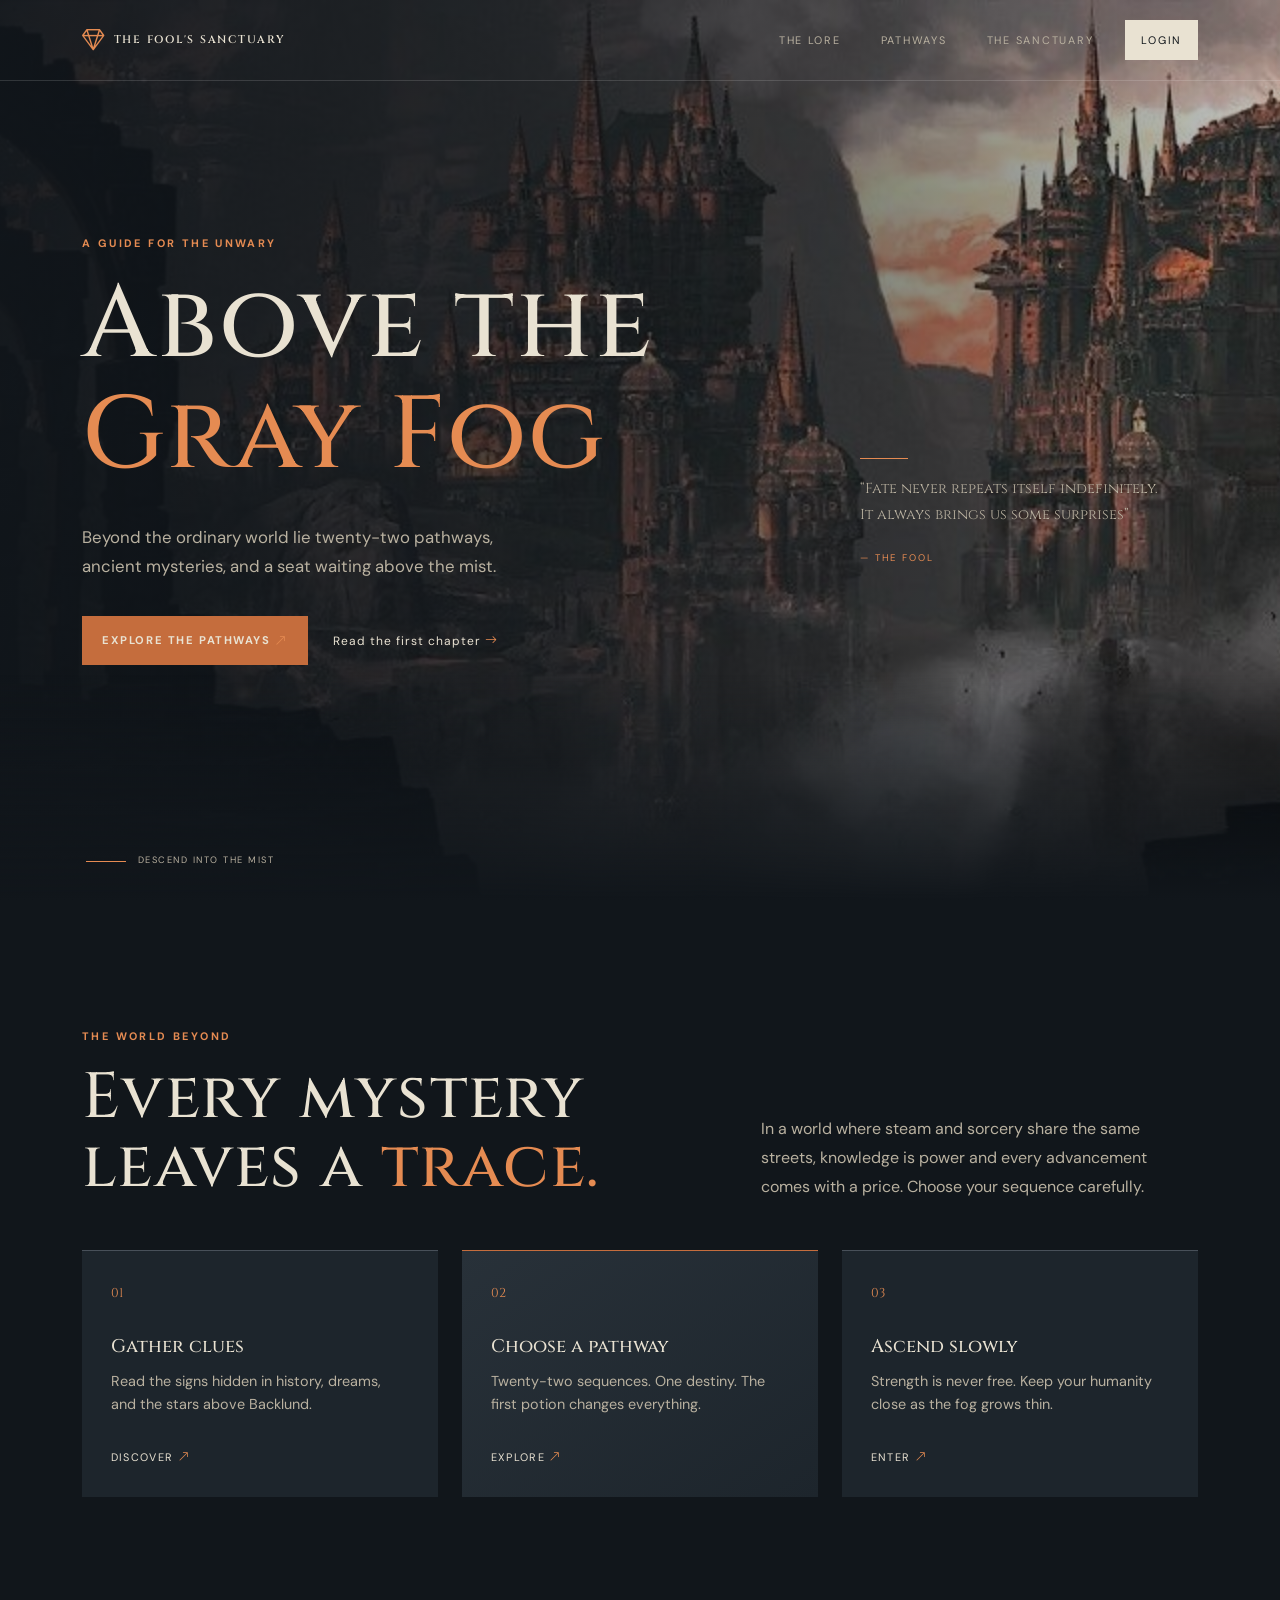
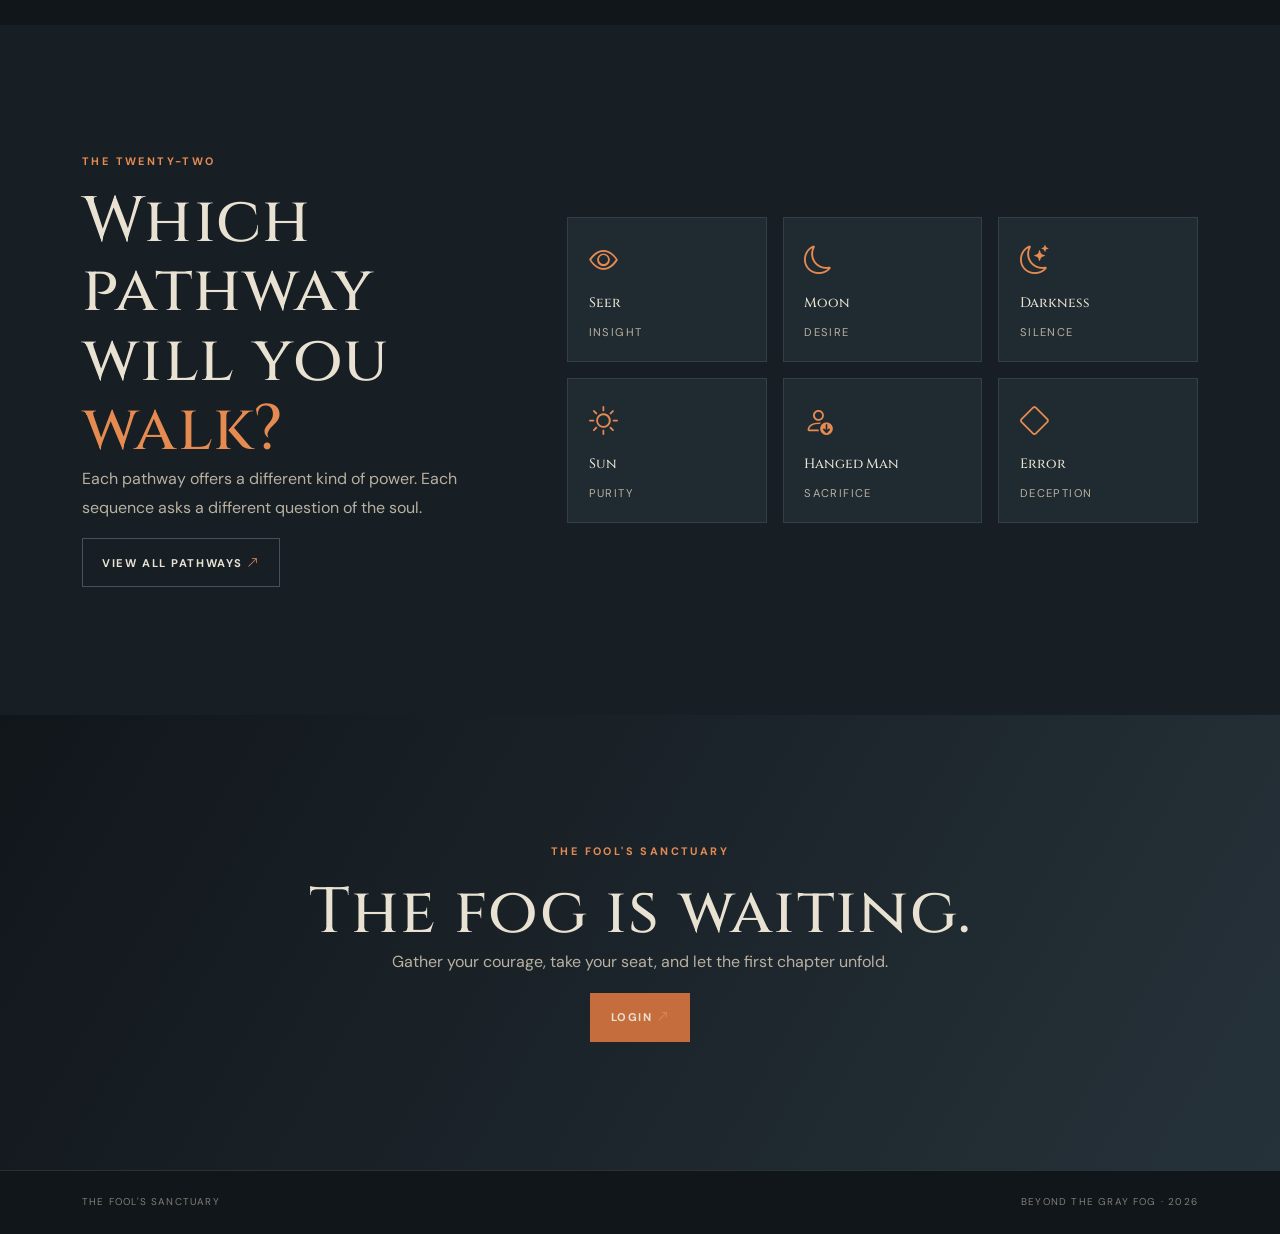
<file: index.html>
<!DOCTYPE html>
<html lang="en">
  <head>
    <meta charset="UTF-8">
    <meta name="viewport" content="width=device-width, initial-scale=1.0">
    <meta
      name="description"
      content="A Lord of the Mysteries inspired guide to the pathways."
    >
    <title>Above the Gray Fog</title>
    <link
      href="https://cdn.jsdelivr.net/npm/bootstrap@5.3.3/dist/css/bootstrap.min.css"
      rel="stylesheet"  
    >
    <!-- Google Fonts -->
    <link
      href="https://fonts.googleapis.com/css2?family=Cinzel:wght@500;600;700&family=DM+Sans:wght@400;500;700&display=swap"
      rel="stylesheet"
    >
    <!-- Bootstrap Icons -->
    <link
      rel="stylesheet"
      href="https://cdn.jsdelivr.net/npm/bootstrap-icons@1.11.3/font/bootstrap-icons.min.css"
    >
    <!-- Custom CSS -->
    <link rel="stylesheet" href="./css/landing_page_style.css">
  </head>
  <body>
    <!-- Main navigation -->
    <header class="site-header">
      <nav class="navbar navbar-expand-lg" aria-label="Main navigation">
        <div class="container">
          <a class="navbar-brand d-flex align-items-center gap-2" href="#top">
            <i class="bi bi-gem brand-mark" aria-hidden="true"></i>
            <span>THE FOOL'S SANCTUARY</span>
          </a>
          <button
            class="navbar-toggler"
            type="button"
            data-bs-toggle="collapse"
            data-bs-target="#mainNav"
            aria-controls="mainNav"
            aria-expanded="false"
            aria-label="Toggle navigation"
          >
            <span class="navbar-toggler-icon"></span>
          </button>
          <div class="collapse navbar-collapse" id="mainNav">
            <ul class="navbar-nav ms-auto align-items-lg-center gap-lg-4">
              <li class="nav-item">
                <a class="nav-link" href="#lore">The Lore</a>
              </li>
              <li class="nav-item">
                <a class="nav-link" href="#pathways">Pathways</a>
              </li>
              <li class="nav-item">
                <a class="nav-link" href="#sanctuary">The Sanctuary</a>
              </li>
              <li class="nav-item">
                <a class="nav-cta" href="login.html">LOGIN</a>
              </li>
            </ul>
          </div>
        </div>
      </nav>
    </header>

    <main id="top">
      <!-- Introduction -->
      <section class="intro-section" aria-labelledby="intro-title">
        <div class="container position-relative">
          <div class="row min-vh-100 align-items-center">
            <div class="col-12 col-lg-8 col-xl-7">
              <p class="eyebrow reveal">A GUIDE FOR THE UNWARY</p>
              <h1 id="intro-title" class="intro-title reveal reveal-delay-1">
                Above the<br><em>Gray Fog</em>
              </h1>
              <p class="intro-copy reveal reveal-delay-2">
                Beyond the ordinary world lie twenty-two pathways, ancient
                mysteries, and a seat waiting above the mist.
              </p>
              <div class="intro-actions reveal reveal-delay-3">
                <a class="btn btn-relic" href="#pathways"
                  >Explore the Pathways
                  <i class="bi bi-arrow-up-right" aria-hidden="true"></i
                ></a>
                <a class="text-link" href="#lore"
                  >Read the first chapter
                  <i class="bi bi-arrow-right" aria-hidden="true"></i
                ></a>
              </div>
            </div>
            <div class="col-12 col-lg-4 col-xl-5 d-none d-lg-block">
              <div class="intro-note">
                <span class="note-line"></span>
                <p>
                  “Fate never repeats itself indefinitely.<br>It always brings
                  us some surprises”
                </p>
                <small>— THE FOOL</small>
              </div>
            </div>
          </div>
          <a
            class="scroll-cue"
            href="#lore"
            aria-label="Scroll to the lore section"
            ><span></span>DESCEND INTO THE MIST</a
          >
        </div>
      </section>

      <!-- World / Lore overview -->
      <section
        id="lore"
        class="lore-section section-space"
        aria-labelledby="lore-title"
      >
        <div class="container">
          <div class="row g-5 align-items-end">
            <div class="col-12 col-md-7">
              <p class="eyebrow">THE WORLD BEYOND</p>
              <h2 id="lore-title" class="section-title">
                Every mystery<br>leaves a <em>trace.</em>
              </h2>
            </div>
            <div class="col-12 col-md-5">
              <p class="section-copy">
                In a world where steam and sorcery share the same streets,
                knowledge is power and every advancement comes with a price.
                Choose your sequence carefully.
              </p>
            </div>
          </div>
          <div class="row g-4 mt-4">
            <div class="col-12 col-md-4">
              <article class="lore-card">
                <span class="card-number">01</span>
                <h3>Gather clues</h3>
                <p>
                  Read the signs hidden in history, dreams, and the stars above
                  Backlund.
                </p>
                <a href="#begin" aria-label="Learn about gathering clues"
                  >Discover
                  <i class="bi bi-arrow-up-right" aria-hidden="true"></i
                ></a>
              </article>
            </div>
            <div class="col-12 col-md-4">
              <article class="lore-card card-featured">
                <span class="card-number">02</span>
                <h3>Choose a pathway</h3>
                <p>
                  Twenty-two sequences. One destiny. The first potion changes
                  everything.
                </p>
                <a href="#pathways" aria-label="Explore the pathways"
                  >Explore
                  <i class="bi bi-arrow-up-right" aria-hidden="true"></i
                ></a>
              </article>
            </div>
            <div class="col-12 col-md-4">
              <article class="lore-card">
                <span class="card-number">03</span>
                <h3>Ascend slowly</h3>
                <p>
                  Strength is never free. Keep your humanity close as the fog
                  grows thin.
                </p>
                <a href="#sanctuary" aria-label="Enter the sanctuary"
                  >Enter <i class="bi bi-arrow-up-right" aria-hidden="true"></i
                ></a>
              </article>
            </div>
          </div>
        </div>
      </section>

      <!-- Pathway choices -->
      <section
        id="pathways"
        class="pathway-section section-space"
        aria-labelledby="pathway-title"
      >
        <div class="container">
          <div class="row g-5 align-items-center">
            <div class="col-12 col-lg-5">
              <p class="eyebrow">THE TWENTY-TWO</p>
              <h2 id="pathway-title" class="section-title">
                Which pathway<br>will you <em>walk?</em>
              </h2>
              <p class="section-copy">
                Each pathway offers a different kind of power. Each sequence
                asks a different question of the soul.
              </p>
              <a class="btn btn-outline-relic mt-3" href="#begin"
                >View all pathways
                <i class="bi bi-arrow-up-right" aria-hidden="true"></i
              ></a>
            </div>
            <div class="col-12 col-lg-7">
              <div class="pathway-grid row g-3">
                <div class="col-6 col-md-4">
                  <div class="pathway-tile">
                    <i class="bi bi-eye" aria-hidden="true"></i
                    ><strong>Seer</strong><small>Insight</small>
                  </div>
                </div>
                <div class="col-6 col-md-4">
                  <div class="pathway-tile">
                    <i class="bi bi-moon" aria-hidden="true"></i
                    ><strong>Moon</strong><small>Desire</small>
                  </div>
                </div>
                <div class="col-6 col-md-4">
                  <div class="pathway-tile">
                    <i class="bi bi-moon-stars" aria-hidden="true"></i
                    ><strong>Darkness</strong><small>Silence</small>
                  </div>
                </div>
                <div class="col-6 col-md-4">
                  <div class="pathway-tile">
                    <i class="bi bi-sun" aria-hidden="true"></i
                    ><strong>Sun</strong><small>Purity</small>
                  </div>
                </div>
                <div class="col-6 col-md-4">
                  <div class="pathway-tile">
                    <i class="bi bi-person-down" aria-hidden="true"></i
                    ><strong>Hanged Man</strong><small>Sacrifice</small>
                  </div>
                </div>
                <div class="col-6 col-md-4">
                  <div class="pathway-tile">
                    <i class="bi bi-diamond" aria-hidden="true"></i
                    ><strong>Error</strong><small>Deception</small>
                  </div>
                </div>
              </div>
            </div>
          </div>
        </div>
      </section>

      <!-- Final call to enter the sanctuary -->
      <section
        id="sanctuary"
        class="sanctuary-section section-space"
        aria-labelledby="sanctuary-title"
      >
        <div class="container">
          <div class="row justify-content-center text-center">
            <div class="col-12 col-lg-8">
              <p class="eyebrow">THE FOOL'S SANCTUARY</p>
              <h2 id="sanctuary-title" class="section-title">
                The fog is waiting.
              </h2>
              <p class="section-copy mx-auto">
                Gather your courage, take your seat, and let the first chapter
                unfold.
              </p>
              <a
                id="begin"
                class="btn btn-relic mt-3"
                href="login.html"
                >LOGIN
                <i class="bi bi-arrow-up-right" aria-hidden="true"></i
              ></a>
            </div>
          </div>
        </div>
      </section>
    </main>

    <!-- Page footer -->
    <footer class="site-footer">
      <div
        class="container d-flex flex-column flex-md-row justify-content-between gap-3"
      >
        <span>THE FOOL'S SANCTUARY</span><span>Beyond the gray fog · 2026</span>
      </div>
    </footer>

    <dialog id="welcomeDialog" class="welcome-dialog" aria-labelledby="welcomeDialogTitle">
      <div class="welcome-dialog-icon" aria-hidden="true">
        <i class="bi bi-eye"></i>
      </div>
      <h2 id="welcomeDialogTitle">Login Is Complete</h2>
      <p>Welcome back to the Tarot Club.</p>
      <button type="button" class="btn btn-relic" id="welcomeDialogButton">Continue</button>
    </dialog>

    <script src="https://cdn.jsdelivr.net/npm/bootstrap@5.3.3/dist/js/bootstrap.bundle.min.js"></script>
    <script>
      const welcomeDialog = document.getElementById('welcomeDialog');
      const welcomeDialogButton = document.getElementById('welcomeDialogButton');

      if (sessionStorage.getItem('loginWelcomePending') === 'true') {
        sessionStorage.removeItem('loginWelcomePending');
        welcomeDialog.showModal();
        welcomeDialogButton.focus();
      }

      welcomeDialogButton.addEventListener('click', function () {
        welcomeDialog.close();
      });
    </script>
  </body>
</html>
</file>
<file: css/landing_page_style.css>
* {
  box-sizing: border-box;
}
html {
  scroll-behavior: smooth;
}
body {
  margin: 0;
  background: #11161b;
  color: #e9e2d2;
  font-family: "DM Sans", sans-serif;
}

.site-header {
  position: absolute;
  z-index: 10;
  width: 100%;
  border-bottom: 1px solid #ffffff24;
}
.navbar {
  padding: 1.25rem 0;
}
.navbar-brand,
.nav-link,
.nav-cta {
  color: #e9e2d2;
  font-size: 0.68rem;
  letter-spacing: 0.16em;
  text-transform: uppercase;
}
.navbar-brand {
  font-family: "Cinzel", Georgia, serif;
  font-weight: 600;
}
.brand-mark {
  color: #e58b52;
  font-size: 1.4rem;
  line-height: 0;
}
.nav-link {
  color: #b9b1a0;
  transition: color 0.2s ease;
}
.nav-link:hover {
  color: #e58b52;
}
.nav-cta {
  display: inline-block;
  color: #11161b;
  background: #e9e2d2;
  padding: 0.75rem 1rem;
  text-decoration: none;
  transition:
    background 0.2s ease,
    color 0.2s ease;
}
.nav-cta:hover {
  color: #e9e2d2;
  background: #c56d3d;
}
.navbar-toggler {
  border-color: #ffffff66;
}
.navbar-toggler-icon {
  filter: invert(1);
}

.intro-section {
  min-height: 100vh;
  position: relative;
  overflow: hidden;
  background:
    linear-gradient(90deg, #11161bf2 0%, #11161bba 42%, #11161b40 100%),
    url("../Images/GiantKingPalace.webp") center/cover;
}
.intro-section::after {
  content: "";
  position: absolute;
  inset: auto 0 0;
  height: 25%;
  background: linear-gradient(#00000000, #11161b);
  pointer-events: none;
}
.intro-section .container {
  min-height: 100vh;
}
.eyebrow {
  margin-bottom: 1.2rem;
  color: #e58b52;
  font-size: 0.68rem;
  font-weight: 700;
  letter-spacing: 0.22em;
}
.intro-title,
.section-title {
  font-family: "Cinzel", Georgia, serif;
  font-weight: 500;
  line-height: 1.08;
  letter-spacing: 0.02em;
}
.intro-title {
  max-width: 720px;
  margin: 0;
  color: #e9e2d2;
  font-size: clamp(3.5rem, 8vw, 7.5rem);
}
em {
  color: #e58b52;
  font-style: normal;
}
.intro-copy {
  max-width: 440px;
  margin: 2rem 0 2.25rem;
  color: #b9b1a0;
  font-size: 1.05rem;
  line-height: 1.7;
}
.intro-actions {
  display: flex;
  align-items: center;
  gap: 1.6rem;
  flex-wrap: wrap;
}
.btn-relic,
.btn-outline-relic {
  border-radius: 0;
  padding: 0.95rem 1.2rem;
  font-size: 0.7rem;
  font-weight: 700;
  letter-spacing: 0.14em;
  text-transform: uppercase;
}
.btn-relic {
  border: 1px solid #c56d3d;
  color: #e9e2d2;
  background: #c56d3d;
}
.btn-relic:hover {
  border-color: #e58b52;
  color: #11161b;
  background: #e58b52;
}
.btn-outline-relic {
  border: 1px solid #485059;
  color: #e9e2d2;
}
.btn-outline-relic:hover {
  border-color: #c56d3d;
  color: #e9e2d2;
  background: #c56d3d;
}
.text-link {
  color: #e9e2d2;
  font-size: 0.75rem;
  letter-spacing: 0.08em;
  text-decoration: none;
}
.text-link i,
.btn i,
.lore-card a i {
  color: #e58b52;
}
.text-link:hover {
  color: #e58b52;
}
.intro-note {
  margin-top: 8rem;
  margin-left: 25%;
  color: #b9b1a0;
  font-family: "Cinzel", Georgia, serif;
  font-size: 0.9rem;
  line-height: 1.8;
}
.note-line {
  display: block;
  width: 3rem;
  height: 1px;
  margin-bottom: 1.1rem;
  background: #e58b52;
}
.intro-note small {
  color: #e58b52;
  font-family: "DM Sans", sans-serif;
  font-size: 0.6rem;
  letter-spacing: 0.2em;
}
.scroll-cue {
  position: absolute;
  z-index: 2;
  bottom: 2rem;
  left: 1rem;
  display: flex;
  align-items: center;
  gap: 0.75rem;
  color: #b9b1a0;
  font-size: 0.58rem;
  letter-spacing: 0.16em;
  text-decoration: none;
}
.scroll-cue span {
  display: inline-block;
  width: 2.5rem;
  height: 1px;
  background: #e58b52;
}

.section-space {
  padding: 8rem 0;
}
.lore-section {
  background: #11161b;
}
.section-title {
  margin: 0;
  color: #e9e2d2;
  font-size: clamp(2.2rem, 5vw, 4.2rem);
}
.section-copy {
  max-width: 450px;
  margin: 0;
  color: #b9b1a0;
  line-height: 1.8;
}
.lore-card {
  min-height: 230px;
  padding: 1.8rem;
  border-top: 1px solid #485059;
  background: #1d252c;
  transition:
    transform 0.25s ease,
    border-color 0.25s ease;
}
.lore-card:hover {
  transform: translateY(-6px);
  border-color: #c56d3d;
}
.card-featured {
  background: linear-gradient(145deg, #283139, #1d252c);
  border-top-color: #c56d3d;
}
.card-number {
  color: #e58b52;
  font-family: "Cinzel", Georgia, serif;
  font-size: 0.8rem;
}
.lore-card h3 {
  margin: 2rem 0 0.8rem;
  font-family: "Cinzel", Georgia, serif;
  font-size: 1.15rem;
  font-weight: 500;
}
.lore-card p {
  min-height: 3.6rem;
  color: #b9b1a0;
  font-size: 0.9rem;
  line-height: 1.6;
}
.lore-card a {
  color: #e9e2d2;
  font-size: 0.68rem;
  letter-spacing: 0.12em;
  text-decoration: none;
  text-transform: uppercase;
}

.pathway-section {
  background: #171e24;
}
.pathway-tile {
  min-height: 145px;
  padding: 1.3rem;
  border: 1px solid #ffffff18;
  display: flex;
  flex-direction: column;
  justify-content: space-between;
  background: #202a31;
  transition:
    background 0.2s ease,
    border-color 0.2s ease;
}
.pathway-tile:hover {
  border-color: #c56d3d;
  background: #29353d;
}
.pathway-tile i {
  color: #e58b52;
  font-size: 1.8rem;
}
.pathway-tile strong {
  font-family: "Cinzel", Georgia, serif;
  font-size: 0.85rem;
  font-weight: 500;
}
.pathway-tile small {
  color: #b9b1a0;
  font-size: 0.7rem;
  letter-spacing: 0.12em;
  text-transform: uppercase;
}

.sanctuary-section {
  background: linear-gradient(120deg, #11161b, #26323a);
}
.sanctuary-section .section-copy {
  max-width: 510px;
}
.site-footer {
  padding: 1.5rem 0;
  border-top: 1px solid #ffffff1c;
  color: #817e75;
  font-size: 0.62rem;
  letter-spacing: 0.12em;
  text-transform: uppercase;
}

.welcome-dialog {
  width: min(90vw, 420px);
  padding: 2rem;
  border: 1px solid #e58b52;
  border-radius: 4px;
  color: #e9e2d2;
  text-align: center;
  background: #172027;
  box-shadow: 0 1rem 3rem #00000099;
}
.welcome-dialog::backdrop {
  background: #11161bcc;
  backdrop-filter: blur(3px);
}
.welcome-dialog-icon {
  margin-bottom: 0.75rem;
  color: #e58b52;
  font-size: 2rem;
}
.welcome-dialog h2 {
  margin-bottom: 0.75rem;
  color: #e58b52;
  font-family: "Cinzel", Georgia, serif;
  font-size: 1.2rem;
  text-transform: uppercase;
}
.welcome-dialog p {
  margin-bottom: 1.5rem;
}
.welcome-dialog .btn {
  border: 1px solid #e58b52;
}
.welcome-dialog .btn:focus-visible {
  outline: 2px solid #e9e2d2;
  outline-offset: 3px;
}
.reveal {
  animation: rise-in 0.8s ease both;
}
.reveal-delay-1 {
  animation-delay: 0.12s;
}
.reveal-delay-2 {
  animation-delay: 0.24s;
}
.reveal-delay-3 {
  animation-delay: 0.36s;
}
@keyframes rise-in {
  from {
    opacity: 0;
    transform: translateY(18px);
  }
  to {
    opacity: 1;
    transform: translateY(0);
  }
}

@media (max-width: 991.98px) {
  .navbar-collapse {
    padding-top: 1rem;
  }
  .nav-cta {
    display: inline-block;
    margin-top: 0.5rem;
  }
  .intro-title {
    font-size: clamp(3.5rem, 13vw, 6rem);
  }
}

@media (max-width: 575.98px) {
  .navbar {
    padding-inline: 0.5rem;
  }
  .intro-section {
    background-position: 65% center;
  }
  .intro-title {
    font-size: clamp(3rem, 16vw, 5rem);
  }
  .intro-copy {
    font-size: 0.95rem;
  }
  .section-space {
    padding: 5rem 0;
  }
  .scroll-cue {
    left: 0.75rem;
  }
}
</file>
